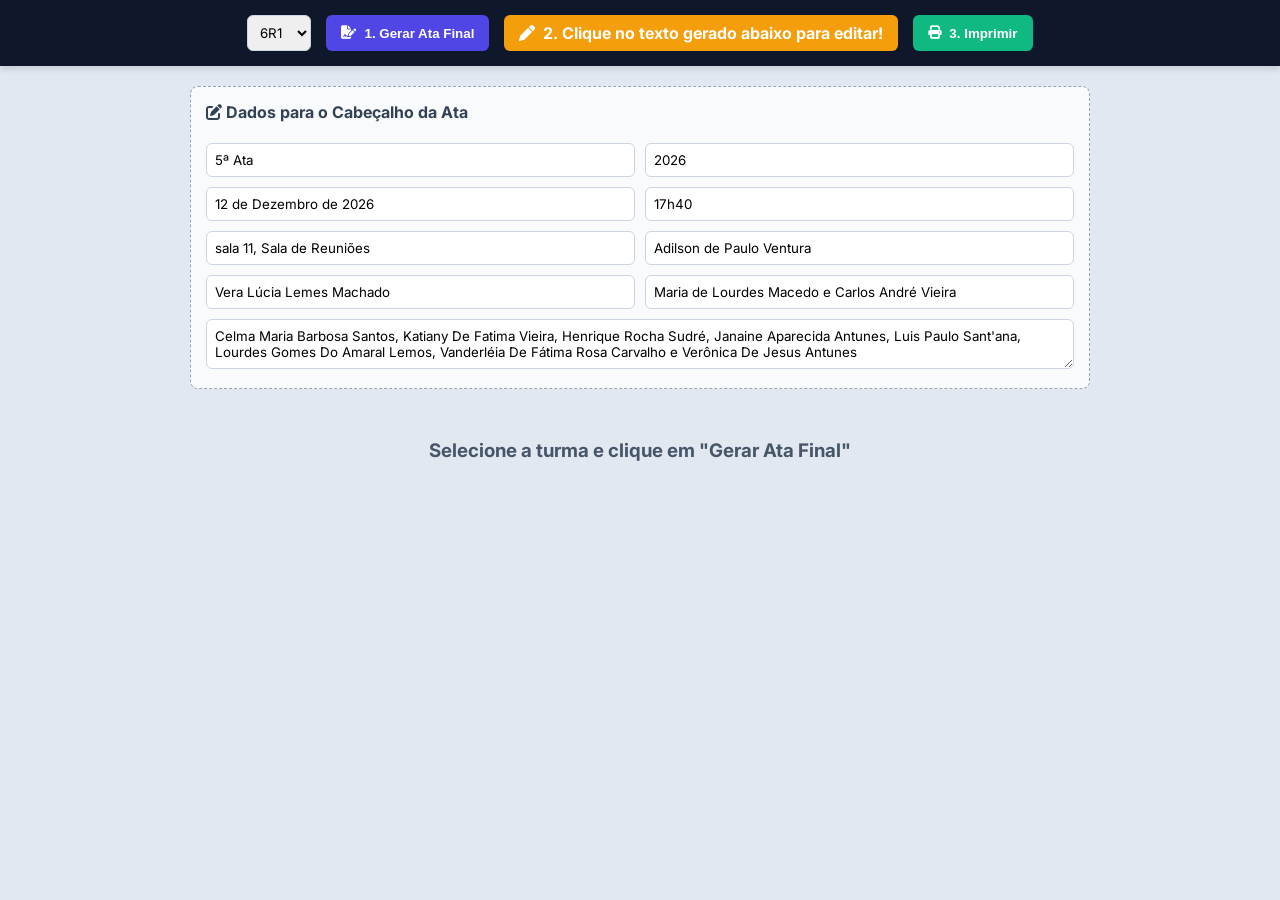
<file: ata_final.html>
<!DOCTYPE html>
<html lang="pt-BR">
<head>
  <meta charset="UTF-8">
  <title>Ata de Conselho de Classe - Situação Final</title>
  <link href="https://fonts.googleapis.com/css2?family=Inter:wght@400;700;900&display=swap" rel="stylesheet">
  <link href="https://cdnjs.cloudflare.com/ajax/libs/font-awesome/6.4.0/css/all.min.css" rel="stylesheet">
  <style>
    * { box-sizing: border-box; }
    @page { size: A4 portrait; margin: 15mm; } 
    body { font-family: 'Inter', Arial, sans-serif; margin: 0; background: #e2e8f0; color: #0f172a; } 
    
    .no-print { background: #0f172a; padding: 15px; display: flex; gap: 15px; justify-content: center; position: sticky; top: 0; z-index: 100; box-shadow: 0 4px 6px rgba(0,0,0,0.1); flex-wrap: wrap; }
    select, input, textarea { padding: 8px; border-radius: 6px; border: 1px solid #cbd5e1; font-family: 'Inter'; outline: none; }
    .btn-acao { background: #4f46e5; color: white; border: none; padding: 8px 15px; font-weight: bold; border-radius: 6px; cursor: pointer; display: flex; align-items: center; gap: 8px; }
    .btn-aviso { background: #f59e0b; color: white; border: none; padding: 8px 15px; font-weight: bold; border-radius: 6px; cursor: default; display: flex; align-items: center; gap: 8px; }
    
    /* A folha A4 editável */
    .pagina-a4 { 
        width: 100%; max-width: 210mm; min-height: 297mm; 
        background: white; box-shadow: 0 4px 10px rgba(0,0,0,0.1); 
        margin: 20px auto; padding: 15mm; 
        text-align: justify; 
        transition: 0.3s;
    }
    
    /* Destaque visual para mostrar que a folha é editável */
    .pagina-a4[contenteditable="true"]:hover {
        box-shadow: 0 0 0 3px #60a5fa, 0 4px 10px rgba(0,0,0,0.1);
    }
    
    .texto-base { font-size: 10pt; line-height: 1.4; margin-bottom: 10px; text-align: justify; }
    
    .tabela-final { width: 100%; border-collapse: collapse; margin-top: 15px; margin-bottom: 15px; font-size: 8.5pt; }
    .tabela-final th { border: 1px solid #0f172a; padding: 6px; background: #e2e8f0; text-align: center; font-weight: 900; }
    .tabela-final td { border: 1px solid #0f172a; padding: 6px; vertical-align: middle; }
    
    .td-centro { text-align: center; font-weight: bold; }
    .td-nome { font-weight: bold; }
    
    .caixa-edicao { background: #f8fafc; padding: 15px; border: 1px dashed #94a3b8; border-radius: 8px; margin-bottom: 20px; width: 100%; max-width: 900px; margin: 20px auto; }
    .caixa-edicao h4 { margin-top: 0; color: #334155; }

    @media print { 
        body { background: white; -webkit-print-color-adjust: exact; print-color-adjust: exact; } 
        .no-print, .caixa-edicao { display: none !important; } 
        .pagina-a4 { box-shadow: none; margin: 0; padding: 0; border: none; } 
    }
  </style>
</head>
<body>

  <div class="no-print">
    <select id="selTurma"></select>
    <button class="btn-acao" onclick="gerarAta()"><i class="fa-solid fa-file-signature"></i> 1. Gerar Ata Final</button>
    <div class="btn-aviso"><i class="fa-solid fa-pen"></i> 2. Clique no texto gerado abaixo para editar!</div>
    <button class="btn-acao" style="background:#10b981;" onclick="window.print()"><i class="fa-solid fa-print"></i> 3. Imprimir</button>
  </div>

  <div class="caixa-edicao">
      <h4><i class="fa-solid fa-pen-to-square"></i> Dados para o Cabeçalho da Ata</h4>
      <div style="display: grid; grid-template-columns: 1fr 1fr; gap: 10px; margin-bottom: 10px;">
          <input type="text" id="inpNumeroAta" value="5ª Ata" placeholder="Ex: 5ª Ata">
          <input type="text" id="inpAno" value="2026" placeholder="Ano Letivo">
          <input type="text" id="inpData" value="12 de Dezembro de 2026" placeholder="Data por Extenso">
          <input type="text" id="inpHora" value="17h40" placeholder="Hora">
          <input type="text" id="inpSala" value="sala 11, Sala de Reuniões" placeholder="Local">
          <input type="text" id="inpDiretor" value="Adilson de Paulo Ventura" placeholder="Nome Diretor(a)">
          <input type="text" id="inpVice" value="Vera Lúcia Lemes Machado" placeholder="Nome Vice-Diretor(a)">
          <input type="text" id="inpEspecialistas" value="Maria de Lourdes Macedo e Carlos André Vieira" placeholder="Nomes Especialistas">
      </div>
      <textarea id="inpProfessores" rows="2" style="width: 100%;" placeholder="Nomes dos Professores Presentes">Celma Maria Barbosa Santos, Katiany De Fatima Vieira, Henrique Rocha Sudré, Janaine Aparecida Antunes, Luis Paulo Sant'ana, Lourdes Gomes Do Amaral Lemos, Vanderléia De Fátima Rosa Carvalho e Verônica De Jesus Antunes</textarea>
  </div>

  <div id="relatorioContainer">
      <h3 style="text-align: center; color: #475569; margin-top: 50px;">Selecione a turma e clique em "Gerar Ata Final"</h3>
  </div>

  <script>
    var turmasGlobais = ["6R1", "6R2", "6R3", "6R4", "7R1", "7R2", "7R3", "7R4", "8R1", "8R2", "8R3", "8R4", "9R1", "9R2", "9R3", "9R4"];
    var selTurma = document.getElementById('selTurma');
    turmasGlobais.forEach(t => selTurma.innerHTML += `<option value="${t}">${t}</option>`);
    
    var mapSiglas = { "ART":"Arte", "CIÊ":"Ciências", "EDF":"Educação Física", "ER":"Ensino Religioso", "GEO":"Geografia", "HIST":"História", "LI":"Língua Inglesa", "LP":"Língua Portuguesa", "MAT":"Matemática" };
    var componentes = ["Arte", "Ciências", "Educação Física", "Ensino Religioso", "Geografia", "História", "Língua Inglesa", "Língua Portuguesa", "Matemática"];

    function gerarAta() {
        var turma = selTurma.value;
        var container = document.getElementById('relatorioContainer');

        var alunosRaw = JSON.parse(localStorage.getItem('mestra_estudantes_' + turma) || '[]');
        var alunos = []; var vistos = new Set();
        alunosRaw.forEach(a => { if(!vistos.has(a.nome)){ vistos.add(a.nome); alunos.push(a); }});
        
        var notasFinais = JSON.parse(localStorage.getItem('mestra_resultados_final_' + turma) || '{}');
        // Puxamos também as notas dos Estudos Independentes (3º Trimestre) para relatar as intervenções anteriores
        var notasEstudosIndep = JSON.parse(localStorage.getItem('mestra_resultados_' + turma + '_3º Trimestre') || '{}');

        if (alunos.length === 0) { alert("Nenhum estudante na turma."); return; }

        var numAta = document.getElementById('inpNumeroAta').value;
        var anoLetivo = document.getElementById('inpAno').value;
        var dataAta = document.getElementById('inpData').value;
        var horaAta = document.getElementById('inpHora').value;
        var salaAta = document.getElementById('inpSala').value;
        var diretor = document.getElementById('inpDiretor').value;
        var vice = document.getElementById('inpVice').value;
        var esp = document.getElementById('inpEspecialistas').value;
        var profs = document.getElementById('inpProfessores').value;

        var linhasTabela = '';
        var num = 1;

        alunos.forEach(a => {
            var sitFinal = notasFinais[a.nome] || { status: 'APROVADO(A)', prog: '' };
            var statusEstudosIndep = notasEstudosIndep[a.nome] || {};
            var componentesAfetados = [];

            // 1. Identificar se o aluno ficou em EI ou foi Retido nos Estudos Independentes
            componentes.forEach(c => {
                if(statusEstudosIndep[c] === 'EI' || statusEstudosIndep[c] === 'REP') {
                    componentesAfetados.push(c);
                }
            });

            // 2. Adicionar as disciplinas onde houve Progressão ou Prova de Janeiro na Matriz Final
            if (sitFinal.prog) {
                var siglas = sitFinal.prog.split(', ');
                siglas.forEach(s => {
                    var nomeCompleto = mapSiglas[s] || s;
                    if (!componentesAfetados.includes(nomeCompleto)) {
                        componentesAfetados.push(nomeCompleto);
                    }
                });
            }

            // Formatação do texto da coluna de componentes
            var siglaFormatada = '-';
            if (componentesAfetados.length > 0) {
                if (sitFinal.status === 'APROVADO(A)') {
                    siglaFormatada = 'Realizou EI em: ' + componentesAfetados.join(', ');
                } else {
                    siglaFormatada = componentesAfetados.join(', ');
                }
            }

            var corStatus = '#0f172a';
            if(sitFinal.status.includes('REPROVADO')) corStatus = '#991b1b';
            if(sitFinal.status.includes('JANEIRO')) corStatus = '#9a3412';
            if(sitFinal.status.includes('PROGRESSÃO')) corStatus = '#92400e';
            if(sitFinal.status === 'APROVADO(A)') corStatus = '#065f46';

            linhasTabela += `
                <tr>
                    <td class="td-centro">${num < 10 ? '0'+num : num}</td>
                    <td class="td-nome">${a.nome}</td>
                    <td class="td-centro" style="color: ${corStatus};">${sitFinal.status}</td>
                    <td class="td-centro" style="color: #b91c1c;">${siglaFormatada}</td>
                </tr>
            `;
            num++;
        });

        // O 'contenteditable="true"' permite editar tudo na página antes de imprimir!
        var htmlFinal = `
        <div class="pagina-a4" contenteditable="true" spellcheck="false" title="Pode clicar no texto e alterar o que precisar antes de imprimir!">
            <div class="texto-base" style="text-indent: 20px;">
                ${numAta} do Conselho de Classe da turma ${turma} referente à Situação Final do ano de ${anoLetivo}. A presente Ata, objetiva, registrar a situação dos/das estudantes do ano de ${anoLetivo}, fundamentando-se e baseando-se nas orientações do Documento Orientador expedido pela SEE/MG, da Resolução SEE Nº 4.948 de 25 de janeiro de 2024, da <strong>Resolução SEE Nº 5.209 de 07 de novembro de 2025</strong>, e Documentos Orientadores do Conselho de Classe. Aos ${dataAta}, reuniram-se na ${salaAta} da Escola, às ${horaAta}, os membros do Conselho de Classe, coordenado pelo Diretor(a) ${diretor}, a Vice-Diretora ${vice} e pelos Especialistas, ${esp}, e os seguintes docentes: ${profs}, com a finalidade de avaliar de forma Global as competências (conhecimentos e habilidades) adquiridos pelos estudantes.
            </div>
            
            <div class="texto-base" style="text-indent: 20px;">
                A reunião pautou-se na observância da legislação vigente, destacando-se o Artigo 107 da Res. SEE 4.948/2024, bem como os Artigos 1º, 2º e 3º da <strong>Resolução SEE Nº 5.209/2025</strong>, os quais determinam a oferta de diferentes oportunidades de aprendizagem e intervenção pedagógica ao longo do letivo (incisos I e II), além da realização de Estudos Independentes de Recuperação e o direito à realização de avaliação para fins de certificação e Prova Eletrônica para estudantes que não consolidaram as aprendizagens essenciais. O Conselho de Classe deliberou de forma colegiada, analisando o percurso escolar de cada estudante individualmente, o desenvolvimento das habilidades e as metodologias aplicadas, de acordo com o Art. 109 da Res. SEE 4.948/2024.
            </div>

            <div class="texto-base" style="text-indent: 20px;">
                Iniciando o Conselho de Classe da turma, a Direção reforçou pontos cruciais do fazer pedagógico, passando a palavra aos Especialistas para a condução das análises globais. Foram ponderadas as diversas estratégias utilizadas, o contexto de cada estudante e a oferta dos Estudos Independentes. Após a avaliação coletiva, fica definida no quadro abaixo a Situação Final de cada estudante. Nos casos em que o estudante necessitou de Estudos Independentes, obteve Progressão Parcial, foi submetido à Prova Eletrônica de Janeiro ou restou Reprovado, encontra-se devidamente identificado na tabela os respectivos Componentes Curriculares por extenso, assegurando o registro documental da continuidade do processo formativo:
            </div>

            <table class="tabela-final">
                <thead>
                    <tr>
                        <th style="width: 5%;">Nº</th>
                        <th style="width: 40%;">ESTUDANTE</th>
                        <th style="width: 25%;">SITUAÇÃO FINAL DO ESTUDANTE</th>
                        <th style="width: 30%;">COMPONENTES CURRICULARES<br>(Retenção / Janeiro / Progressão / EI)</th>
                    </tr>
                </thead>
                <tbody>
                    ${linhasTabela}
                </tbody>
            </table>

            <div class="texto-base" style="text-indent: 20px;">
                A Direção retomou a palavra e indagou aos presentes se haveria mais alguma observação, não havendo manifestações. Por fim, agradeceu o esforço e empenho de toda a equipa durante o ano letivo. Nada mais havendo a tratar, eu, Especialista designado(a) para lavrar a presente Ata, dou por encerrada a sessão, a qual, depois de lida e aprovada, será assinada por todos os presentes. Carbonita, ${dataAta}.
            </div>
            
            <div style="margin-top: 50px; text-align: center; font-weight: bold; font-size: 10pt;">
                _________________________________________________________________<br>
                Assinaturas da Equipe Pedagógica e Docentes
            </div>
        </div>
        `;

        container.innerHTML = htmlFinal;
    }
  </script>
</body>
</html>
</file>
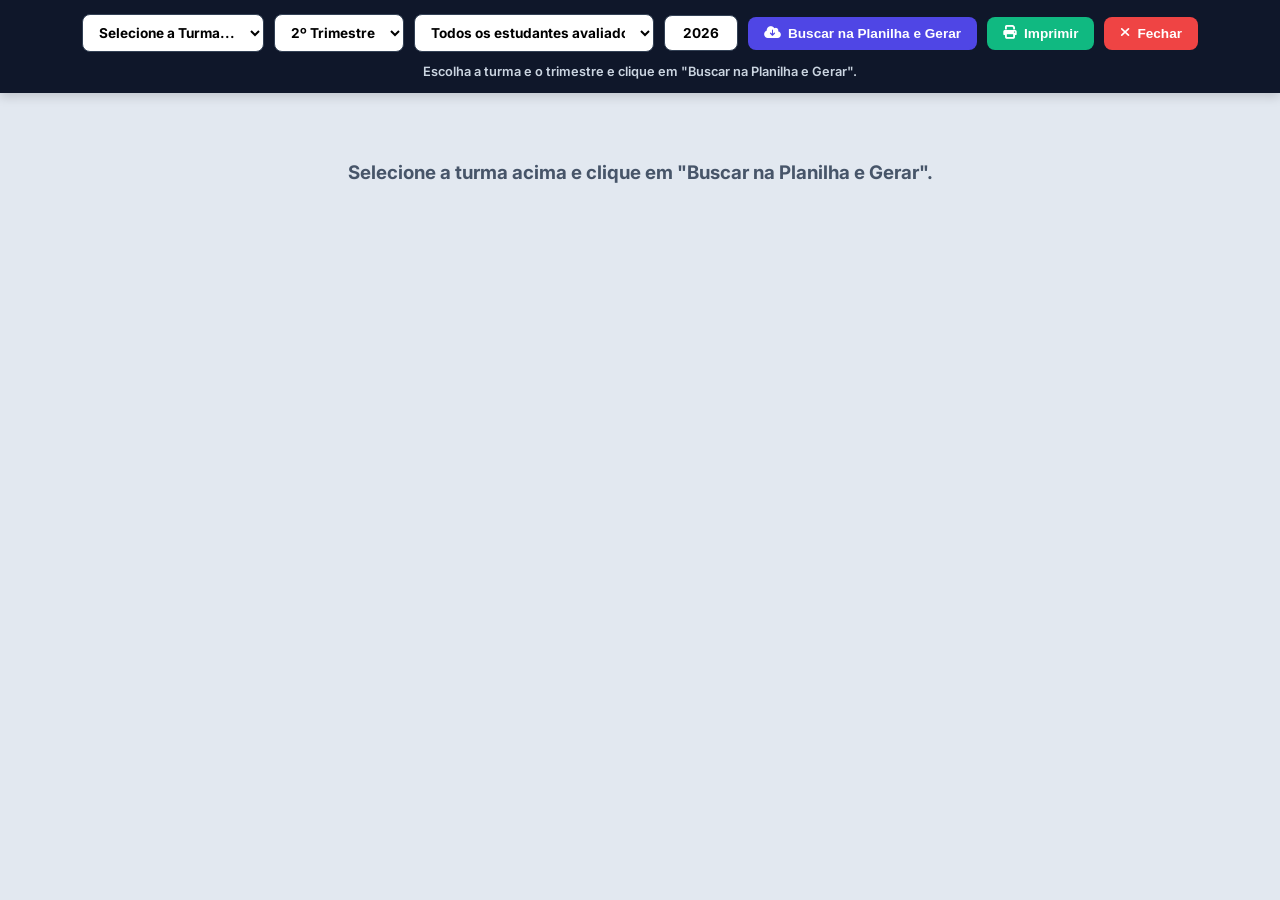
<file: bilhetes.html>
<!DOCTYPE html>
<html lang="pt-BR">
<head>
  <meta charset="UTF-8">
  <title>Comunicados do Conselho de Classe - E.E. Mestra Aurora</title>
  <link href="https://fonts.googleapis.com/css2?family=Inter:wght@400;600;700;800;900&display=swap" rel="stylesheet">
  <link href="https://cdnjs.cloudflare.com/ajax/libs/font-awesome/6.4.0/css/all.min.css" rel="stylesheet">
  <style>
    * { box-sizing: border-box; word-wrap: break-word; overflow-wrap: break-word; }
    @page { size: A4 portrait; margin: 5mm; }
    body { font-family: 'Inter', Arial, sans-serif; margin: 0; background: #e2e8f0; color: #0f172a; }

    .no-print {
      background: #0f172a; padding: 14px 20px; box-shadow: 0 4px 10px rgba(0,0,0,0.15);
      margin-bottom: 18px; display: flex; gap: 10px; align-items: center;
      flex-wrap: wrap; justify-content: center; position: sticky; top: 0; z-index: 100;
    }
    .no-print select, .no-print input {
      padding: 9px 12px; border-radius: 8px; border: 1px solid #334155;
      font-weight: 700; font-family: 'Inter'; font-size: 0.85rem; outline: none; background: #fff;
    }
    .btn-acao {
      border: none; padding: 9px 16px; font-weight: 800; border-radius: 8px;
      cursor: pointer; font-size: 0.85rem; display: inline-flex; align-items: center; gap: 7px; color: #fff;
    }
    .btn-gerar { background: #4f46e5; }
    .btn-imprimir { background: #10b981; }
    .btn-fechar { background: #ef4444; }
    .status-bar { width: 100%; text-align: center; color: #cbd5e1; font-size: 0.8rem; font-weight: 600; margin-top: 2px; }

    #relatorioContainer { display: flex; flex-direction: column; align-items: center; gap: 18px; padding-bottom: 30px; }

    .pagina-a4 {
      width: 200mm; height: 287mm; max-height: 287mm; overflow: hidden;
      background: #ffffff; border: 1px solid #cbd5e1; border-radius: 10px;
      padding: 8mm 9mm; display: flex; flex-direction: column; justify-content: space-between;
      page-break-after: always; page-break-inside: avoid; box-shadow: 0 4px 12px rgba(0,0,0,0.08);
    }

    .conteudo-principal { display: flex; flex-direction: column; gap: 7px; flex: 1; overflow: hidden; }

    .header-top {
      display: flex; align-items: center; justify-content: space-between;
      border-bottom: 2px solid #0f172a; padding-bottom: 6px;
    }
    .logo { height: 42px; object-fit: contain; }
    .school-title { text-align: center; flex-grow: 1; padding: 0 8px; }
    .school-title .sub { font-size: 7.5pt; font-weight: 800; color: #475569; text-transform: uppercase; }
    .school-title h1 { font-size: 11pt; font-weight: 900; margin: 2px 0 0 0; color: #0f172a; }
    .school-title .legal { font-size: 6.6pt; font-weight: 600; color: #64748b; margin-top: 2px; }
    .meta-badges { display: flex; flex-direction: column; gap: 3px; align-items: flex-end; }
    .badge-trim { background: #fef3c7; color: #92400e; font-weight: 900; padding: 3px 9px; border-radius: 6px; font-size: 9pt; border: 1px solid #f59e0b; }
    .badge-ano { font-size: 7.5pt; font-weight: 700; color: #475569; background: #f1f5f9; padding: 2px 7px; border-radius: 4px; border: 1px solid #cbd5e1; }

    .student-banner {
      background: #f8fafc; border: 1.5px solid #cbd5e1; border-radius: 8px;
      padding: 7px 12px; display: flex; justify-content: space-between; align-items: center;
    }
    .student-name { font-size: 11.5pt; font-weight: 900; color: #0f172a; }
    .student-turma { font-size: 9pt; background: #e0e7ff; color: #3730a3; padding: 4px 10px; border-radius: 6px; font-weight: 800; }

    .grid-layout { display: flex; gap: 10px; flex: 1; overflow: hidden; }
    .coluna-esquerda { width: 39%; display: flex; flex-direction: column; gap: 4.5px; }
    .coluna-direita { width: 61%; display: flex; flex-direction: column; gap: 7px; }

    .titulo-sec { font-size: 7.2pt; font-weight: 900; color: #475569; text-transform: uppercase; letter-spacing: 0.3px; }
    .crit-item { display: flex; flex-direction: column; gap: 1.5px; }
    .crit-label { font-size: 6pt; font-weight: 800; color: #475569; text-transform: uppercase; }

    .box-criterio-valor {
      font-size: 7.6pt; font-weight: 700; color: #065f46; background: #d1fae5;
      padding: 3px 6px; border-radius: 4px; border-left: 3px solid #10b981; line-height: 1.2;
    }
    .box-criterio-valor.amarelo { background: #fef3c7; color: #92400e; border-left-color: #f59e0b; }
    .box-criterio-valor.vermelho { background: #fee2e2; color: #991b1b; border-left-color: #ef4444; }

    .box-bloco { border: 1.2px solid #cbd5e1; border-radius: 8px; padding: 7px 9px; background: #fff; }
    .box-bloco-escuro { border: 1.5px solid #0f172a; }
    .box-bloco-titulo {
      font-size: 8.2pt; font-weight: 900; color: #0f172a; text-transform: uppercase;
      border-bottom: 1.5px solid #e2e8f0; padding-bottom: 3px; margin-bottom: 5px;
    }

    .resumo-duplo { display: flex; gap: 7px; margin-top: 5px; }
    .resumo-col { flex: 1; padding: 6px; border-radius: 6px; }
    .resumo-pos { background: #f0fdf4; border: 1px solid #bbf7d0; }
    .resumo-ate { background: #fef2f2; border: 1px solid #fecaca; }
    .resumo-sub { font-size: 6.6pt; font-weight: 900; text-transform: uppercase; margin-bottom: 4px; }
    .criterio-resumo { font-size: 7.2pt; margin-bottom: 2px; display: flex; align-items: flex-start; gap: 4px; line-height: 1.2; }
    .bullet { width: 6px; height: 6px; border-radius: 50%; display: inline-block; flex-shrink: 0; margin-top: 3px; }
    .bg-green { background-color: #10b981; } .bg-yellow { background-color: #f59e0b; } .bg-red { background-color: #ef4444; }

    .box-dupla { display: flex; gap: 7px; }
    .box-dupla > div { flex: 1; border: 1px solid #e2e8f0; border-radius: 6px; padding: 6px 7px; background: #f8fafc; }
    .lista-enc { margin: 0; padding-left: 12px; font-size: 7.2pt; line-height: 1.22; }
    .lista-enc li { margin-bottom: 1.5px; }

    .assinatura-escola { text-align: center; padding-top: 12px; border-top: 1.2px dashed #94a3b8; margin-top: 6px; }
    .linha-ass { width: 48%; margin: 0 auto; border-top: 1.2px solid #0f172a; padding-top: 3px; font-size: 7.8pt; font-weight: 700; color: #0f172a; }

    @media print {
      body { background: #fff; -webkit-print-color-adjust: exact; print-color-adjust: exact; }
      .no-print { display: none !important; }
      #relatorioContainer { gap: 0; display: block; padding: 0; }
      .pagina-a4 { border: none; border-radius: 0; box-shadow: none; margin: 0; width: 200mm; height: 287mm; }
    }
  </style>
</head>
<body>

  <div class="no-print">
    <select id="selTurma" onchange="popularFiltroEstudantes()"></select>
    <select id="selTrimestre">
      <option value="1º Trimestre">1º Trimestre</option>
      <option value="2º Trimestre" selected>2º Trimestre</option>
      <option value="3º Trimestre">3º Trimestre</option>
    </select>
    <select id="selEstudante" style="max-width: 240px;">
      <option value="TODOS">Todos os estudantes avaliados</option>
    </select>
    <input type="text" id="inpAno" value="2026" style="width: 74px; text-align: center;">
    <button class="btn-acao btn-gerar" id="btnGerar" onclick="buscarEGerarBilhetes()">
      <i class="fa-solid fa-cloud-arrow-down"></i> Buscar na Planilha e Gerar
    </button>
    <button class="btn-acao btn-imprimir" onclick="window.print()">
      <i class="fa-solid fa-print"></i> Imprimir
    </button>
    <button class="btn-acao btn-fechar" onclick="window.close()">
      <i class="fa-solid fa-xmark"></i> Fechar
    </button>
    <div class="status-bar" id="statusBar">Escolha a turma e o trimestre e clique em "Buscar na Planilha e Gerar".</div>
  </div>

  <div id="relatorioContainer">
    <h3 style="text-align:center; color:#475569; margin-top:50px;">Selecione a turma acima e clique em "Buscar na Planilha e Gerar".</h3>
  </div>

  <script>
    const URL_API_GOOGLE = "https://script.google.com/macros/s/AKfycbycgeZKPTqFmL2WNZo91r1ytnjiL7hvBEOVnmvIbHq3RvWaE0OBuglmP1CDE88xB8RC/exec";

    const turmasGlobais = ["6R1","6R2","6R3","6R4","7R1","7R2","7R3","7R4","8R1","8R2","8R3","8R4","9R1","9R2","9R3","9R4"];
    const selTurma = document.getElementById("selTurma");
    selTurma.innerHTML = '<option value="">Selecione a Turma...</option>';
    turmasGlobais.forEach(t => selTurma.innerHTML += `<option value="${t}">${t}</option>`);

    const criteriosDetalhados = [
      { nome: "Convivência e Comportamento", chave: "convivencia" },
      { nome: "Atenção", chave: "atencao" },
      { nome: "Conversa", chave: "conversa" },
      { nome: "Interesse", chave: "interesse" },
      { nome: "Participação", chave: "participacao" },
      { nome: "Aprendizagem", chave: "aprendizagem" },
      { nome: "Organização", chave: "organizacao" },
      { nome: "Atividades em Sala", chave: "ativ_sala" },
      { nome: "Tarefas de Casa", chave: "tarefas_casa" },
      { nome: "Frequência", chave: "frequencia" }
    ];

    const encFamiliaPadrao = [
      "Acompanhar a organização dos materiais.",
      "Estabelecer rotina para realização das tarefas de casa.",
      "Não deixar o filho faltar sem justificativa.",
      "Acompanhar os cadernos do filho.",
      "Visitar a escola periodicamente.",
      "Fortalecer hábitos de estudos em casa.",
      "Incentivar a leitura em casa.",
      "Verificar sempre o uniforme escolar."
    ];

    function normNome(s) { return (s || "").toString().trim().toUpperCase().replace(/\s+/g, " "); }

    function chamarApi(funcao, dados) {
      return fetch(URL_API_GOOGLE, {
        method: "POST",
        headers: { "Content-Type": "text/plain;charset=utf-8" },
        body: JSON.stringify({ funcao: funcao, dados: dados })
      }).then(r => r.json());
    }

    function popularFiltroEstudantes() {
      const turma = selTurma.value;
      const selEst = document.getElementById("selEstudante");
      selEst.innerHTML = '<option value="TODOS">Todos os estudantes avaliados</option>';
      if (!turma) return;
      const alunos = JSON.parse(localStorage.getItem("mestra_estudantes_" + turma) || "[]");
      alunos.forEach(a => { selEst.innerHTML += `<option value="${normNome(a.nome)}">${a.nome}</option>`; });
    }

    async function buscarEGerarBilhetes() {
      const turma = selTurma.value;
      const trimestre = document.getElementById("selTrimestre").value;
      const status = document.getElementById("statusBar");
      const btn = document.getElementById("btnGerar");

      if (!turma) { alert("Selecione a turma primeiro."); return; }

      btn.disabled = true;
      btn.innerHTML = '<i class="fa-solid fa-spinner fa-spin"></i> Buscando na Planilha...';
      status.innerText = `Conectando à Planilha Google para carregar a turma ${turma} (${trimestre})...`;

      try {
        const [resTudo, resAv] = await Promise.all([
          chamarApi("carregarTudo", null),
          chamarApi("carregarAvaliacoesTurma", { turma: turma, trimestre: trimestre })
        ]);

        if (resTudo && resTudo.estudantes) {
          for (const t in resTudo.estudantes) localStorage.setItem("mestra_estudantes_" + t, JSON.stringify(resTudo.estudantes[t]));
        }

        const dbLocal = JSON.parse(localStorage.getItem("mestra_banco_registros") || "{}");
        if (resAv && resAv.avaliacoes && resAv.avaliacoes[turma]) {
          const avTurma = resAv.avaliacoes[turma];
          for (const aluno in avTurma) {
            const reg = avTurma[aluno][trimestre];
            if (reg) {
              const n = normNome(aluno);
              dbLocal[turma + "_" + n + "_" + trimestre] = {
                turma: turma, estudante: n, trimestre: trimestre,
                criterios: {
                  convivencia: reg.disciplina, atencao: reg.atencao, conversa: reg.conversa,
                  interesse: reg.interesse, participacao: reg.participacao, aprendizagem: reg.aprendizagem,
                  organizacao: reg.organizacao, ativ_sala: reg.atividades_sala,
                  tarefas_casa: reg.tarefa_casa, frequencia: reg.presenca
                },
                conclusao: reg.caracteristica, observacoes: reg.observacoes, outrasSituacoes: reg.outras_situacoes,
                encEscola: reg.acoes_escola ? reg.acoes_escola.split(";").map(x => x.trim()).filter(Boolean) : [],
                encFamilia: reg.acoes_familia ? reg.acoes_familia.split(";").map(x => x.trim()).filter(Boolean) : []
              };
            }
          }
          localStorage.setItem("mestra_banco_registros", JSON.stringify(dbLocal));
        }

        const filtroAtual = document.getElementById("selEstudante").value;
        popularFiltroEstudantes();
        document.getElementById("selEstudante").value = filtroAtual;
        renderizarBilhetes();
      } catch (err) {
        console.error(err);
        status.innerText = "Sem conexão no momento — exibindo os dados guardados neste navegador.";
        renderizarBilhetes();
      } finally {
        btn.disabled = false;
        btn.innerHTML = '<i class="fa-solid fa-cloud-arrow-down"></i> Buscar na Planilha e Gerar';
      }
    }

    function renderizarBilhetes() {
      const turma = selTurma.value;
      const trimestre = document.getElementById("selTrimestre").value;
      const filtroEst = document.getElementById("selEstudante").value;
      const anoAtual = document.getElementById("inpAno").value;
      const container = document.getElementById("relatorioContainer");
      const status = document.getElementById("statusBar");

      const alunosRaw = JSON.parse(localStorage.getItem("mestra_estudantes_" + turma) || "[]");
      const dbLocal = JSON.parse(localStorage.getItem("mestra_banco_registros") || "{}");

      const listaFinal = [], vistos = new Set();
      alunosRaw.forEach(a => { const n = normNome(a.nome); if (n && !vistos.has(n)) { vistos.add(n); listaFinal.push(n); } });
      const prefixo = turma + "_", sufixo = "_" + trimestre;
      Object.keys(dbLocal).forEach(k => {
        if (k.startsWith(prefixo) && k.endsWith(sufixo)) {
          const n = normNome(dbLocal[k].estudante);
          if (n && !vistos.has(n)) { vistos.add(n); listaFinal.push(n); }
        }
      });

      let htmlFinal = "", totalGerados = 0;

      listaFinal.forEach(nomeAluno => {
        if (filtroEst !== "TODOS" && nomeAluno !== filtroEst) return;
        const reg = dbLocal[turma + "_" + nomeAluno + "_" + trimestre];
        if (!reg) return;

        totalGerados++;
        const crit = reg.criterios || {};
        let verdesHtml = "", atencaoHtml = "", criteriosEsqHtml = "";

        criteriosDetalhados.forEach(ck => {
          const val = (crit[ck.chave] || "🟢 Acompanhado(a)").toString().trim();
          const classeCor = val.startsWith("🟡") ? "amarelo" : (val.startsWith("🔴") ? "vermelho" : "");
          criteriosEsqHtml += `
            <div class="crit-item">
              <div class="crit-label">${ck.nome}</div>
              <div class="box-criterio-valor ${classeCor}">${val}</div>
            </div>`;

          const bulletColor = val.startsWith("🟢") ? "bg-green" : (val.startsWith("🟡") ? "bg-yellow" : "bg-red");
          const valLimpo = val.replace(/🟢|🟡|🔴/g, "").trim();
          const innerItem = `<div class="criterio-resumo"><span class="bullet ${bulletColor}"></span><span>${valLimpo}</span></div>`;
          if (val.startsWith("🟢")) verdesHtml += innerItem;
          else atencaoHtml += innerItem;
        });

        if (!verdesHtml) verdesHtml = '<p style="font-size:7pt; margin:0; color:#64748b;">Nenhum destaque registrado.</p>';
        if (!atencaoHtml) atencaoHtml = '<p style="font-size:7pt; margin:0; color:#64748b;">Nenhum ponto de atenção.</p>';

        const concVal = (reg.conclusao || "BOM/BOA").toString().trim();
        const isAtencao = concVal.toUpperCase().includes("PRECISA");

        const encEscArr = Array.isArray(reg.encEscola) ? reg.encEscola.filter(Boolean) : [];
        const encFamArr = (Array.isArray(reg.encFamilia) && reg.encFamilia.length > 0) ? reg.encFamilia.filter(Boolean) : encFamiliaPadrao;

        const escolaHtml = encEscArr.length > 0
          ? '<ul class="lista-enc">' + encEscArr.map(e => `<li>${e}</li>`).join("") + "</ul>"
          : '<p style="font-size:7pt; margin:0; color:#64748b;">Acompanhamento pedagógico regular.</p>';

        const familiaHtml = '<ul class="lista-enc">' + encFamArr.map(f => `<li>${f}</li>`).join("") + "</ul>";

        let outrasFormatadas = (reg.outrasSituacoes || "").toString().trim();
        if (outrasFormatadas) {
          outrasFormatadas = outrasFormatadas.split("|").map(s => s.trim()).filter(Boolean).join(" • ");
          if (outrasFormatadas.includes("Parabéns! Você é um(a) estudante nota 10!")) {
            outrasFormatadas = outrasFormatadas.replace(
              "Parabéns! Você é um(a) estudante nota 10!",
              '<span style="background:#d1fae5; color:#065f46; font-weight:900; padding:1px 6px; border-radius:4px; border:1px solid #10b981; display:inline-block;">🌟 Parabéns! Você é um(a) estudante nota 10!</span>'
            );
          }
        }

        htmlFinal += `
        <div class="pagina-a4">
          <div class="conteudo-principal">
            <div class="header-top">
              <img src="https://i.ibb.co/Mk85hWrs/LOGO-MESTRA-AURORA-2.png" class="logo" alt="EEMA">
              <div class="school-title">
                <div class="sub">Escola Estadual Mestra Aurora — Gestão Pedagógica</div>
                <h1>CONSOLIDADO E ENCAMINHAMENTOS DO CONSELHO DE CLASSE</h1>
                <div class="legal">Resolução SEE nº 5.234/2026 (Arts. 18 e 19)</div>
              </div>
              <div class="meta-badges">
                <div class="badge-trim">${trimestre}</div>
                <div class="badge-ano">Ano Letivo: ${anoAtual}</div>
              </div>
            </div>

            <div class="student-banner">
              <div>
                <div style="font-size:6.5pt; color:#64748b; font-weight:700;">ESTUDANTE:</div>
                <div class="student-name">${nomeAluno}</div>
              </div>
              <span class="student-turma">Turma: ${turma}</span>
            </div>

            <div class="grid-layout">
              <div class="coluna-esquerda">
                <div class="titulo-sec">Avaliação dos Critérios</div>
                ${criteriosEsqHtml}
              </div>

              <div class="coluna-direita">
                <div class="box-bloco">
                  <div class="box-bloco-titulo">Situação Geral do(a) Estudante</div>
                  <div class="box-criterio-valor ${isAtencao ? "vermelho" : ""}" style="display:inline-block; font-size:8.4pt; padding:3px 9px;">
                    ${isAtencao ? "🔴 " : "🟢 "}${concVal}
                  </div>
                  <div class="resumo-duplo">
                    <div class="resumo-col resumo-pos">
                      <div class="resumo-sub" style="color:#166534;">🟢 Destaca-se Positivamente</div>
                      ${verdesHtml}
                    </div>
                    <div class="resumo-col resumo-ate">
                      <div class="resumo-sub" style="color:#991b1b;">🔴 Requer Acompanhamento</div>
                      ${atencaoHtml}
                    </div>
                  </div>
                </div>

                ${outrasFormatadas ? `
                <div class="box-bloco">
                  <div class="box-bloco-titulo" style="font-size:7.4pt;">Observações Complementares</div>
                  <div style="font-size:7.4pt; line-height:1.3; color:#1e293b;">${outrasFormatadas}</div>
                </div>` : ""}

                <div class="box-bloco box-bloco-escuro" style="flex:1;">
                  <div class="box-bloco-titulo">Parecer e Encaminhamentos</div>
                  <div class="box-dupla">
                    <div>
                      <div style="font-size:7.2pt; font-weight:900; color:#4f46e5; border-bottom:1px solid #cbd5e1; margin-bottom:4px; padding-bottom:2px;">AÇÕES DA ESCOLA</div>
                      ${escolaHtml}
                    </div>
                    <div>
                      <div style="font-size:7.2pt; font-weight:900; color:#059669; border-bottom:1px solid #cbd5e1; margin-bottom:4px; padding-bottom:2px;">PARA A FAMÍLIA</div>
                      ${familiaHtml}
                    </div>
                  </div>
                </div>
              </div>
            </div>
          </div>

          <div class="assinatura-escola">
            <div class="linha-ass">Equipe Pedagógica / Especialista em Educação Básica</div>
          </div>
        </div>`;
      });

      if (totalGerados === 0) {
        container.innerHTML = `<h3 style="text-align:center; color:#dc2626; margin-top:50px;">Nenhuma avaliação encontrada para ${turma} no ${trimestre}.</h3>`;
        status.innerText = `Nenhum registro encontrado para ${turma} (${trimestre}).`;
      } else {
        container.innerHTML = htmlFinal;
        status.innerText = `Pronto! ${totalGerados} comunicado(s) gerado(s) da turma ${turma} (${trimestre}) — 1 por folha A4.`;
      }
    }
  </script>
</body>
</html>
</file>
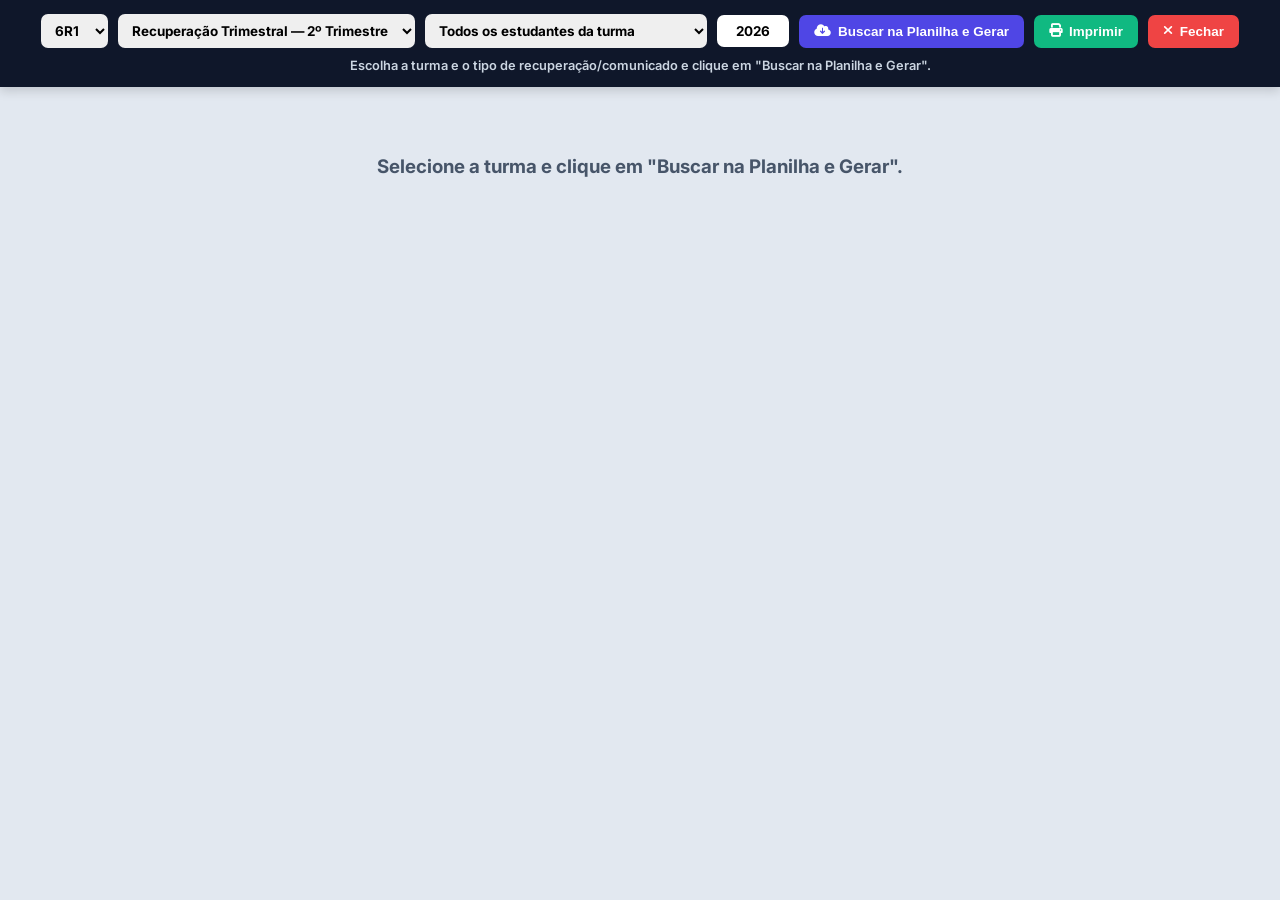
<file: bilhetes_recuperacao.html>
<!DOCTYPE html>
<html lang="pt-BR">
<head>
  <meta charset="UTF-8">
  <title>Bilhetes Oficiais de Resultados e Recuperação - E.E. Mestra Aurora</title>
  <link href="https://fonts.googleapis.com/css2?family=Inter:wght@400;600;700;800;900&display=swap" rel="stylesheet">
  <link href="https://cdnjs.cloudflare.com/ajax/libs/font-awesome/6.4.0/css/all.min.css" rel="stylesheet">
  <style>
    * { box-sizing: border-box; }
    @page { size: A4 portrait; margin: 0; }
    body { font-family: 'Inter', Arial, sans-serif; margin: 0; background: #e2e8f0; color: #0f172a; }

    .no-print {
      background: #0f172a; padding: 14px 18px; display: flex; gap: 10px; flex-wrap: wrap;
      justify-content: center; align-items: center; position: sticky; top: 0; z-index: 100;
      box-shadow: 0 4px 10px rgba(0,0,0,0.15);
    }
    .no-print select, .no-print input {
      padding: 8px 10px; border-radius: 7px; border: none; font-weight: 700; font-family: 'Inter'; font-size: 0.84rem; outline: none;
    }
    .btn-acao {
      background: #10b981; color: #fff; border: none; padding: 9px 15px; font-weight: 800;
      border-radius: 7px; cursor: pointer; display: inline-flex; align-items: center; gap: 7px; font-size: 0.84rem;
    }
    .status-bar { width: 100%; text-align: center; color: #cbd5e1; font-size: 0.8rem; font-weight: 600; }

    #relatorioContainer { display: flex; flex-direction: column; align-items: center; padding: 18px 0 30px 0; }

    /* 2 bilhetes bem distribuídos por folha A4 (sem canhoto de devolução) */
    .pagina-a4 {
      width: 210mm; height: 297mm; background: #fff; box-shadow: 0 4px 12px rgba(0,0,0,0.08);
      margin-bottom: 18px; page-break-after: always; page-break-inside: avoid;
      display: grid; grid-template-rows: 1fr 1fr; overflow: hidden;
    }

    .bilhete {
      width: 100%; height: 148.5mm; padding: 9mm 14mm 8mm 14mm;
      border-bottom: 1.8px dashed #94a3b8;
      display: flex; flex-direction: column; justify-content: space-between; overflow: hidden;
    }
    .bilhete:nth-child(2) { border-bottom: none; }
    .bilhete-vazio { visibility: hidden; border: none; }

    .topo-conteudo { display: flex; flex-direction: column; gap: 7px; }

    .header-b { display: flex; align-items: center; justify-content: space-between; border-bottom: 2px solid #0f172a; padding-bottom: 5px; gap: 8px; }
    .header-esq { display: flex; align-items: center; gap: 10px; }
    .header-b img { height: 38px; object-fit: contain; }
    .header-b h2 { margin: 0; font-size: 10pt; font-weight: 900; text-transform: uppercase; color: #0f172a; }
    .header-b p { margin: 1px 0 0 0; font-size: 7.5pt; color: #475569; font-weight: 600; }

    .faixa-tipo {
      display: flex; justify-content: space-between; align-items: center; flex-wrap: wrap; gap: 6px;
      padding: 5px 10px; border-radius: 6px; font-size: 8.2pt; font-weight: 900; text-transform: uppercase;
      border: 1.5px solid #cbd5e1; background: #f1f5f9; color: #0f172a;
    }
    .faixa-trimestral { background: #eff6ff; border-color: #3b82f6; color: #1e3a8a; }
    .faixa-final { background: #fef2f2; border-color: #ef4444; color: #7f1d1d; }
    .faixa-ei { background: #fffbeb; border-color: #f59e0b; color: #78350f; }
    .faixa-online { background: #fff7ed; border-color: #f97316; color: #9a3412; }
    .faixa-resultado { background: #ecfdf5; border-color: #10b981; color: #065f46; }

    .tarja-estudante {
      background: #f8fafc; border: 1.2px solid #cbd5e1; padding: 6px 10px; border-radius: 6px;
      font-size: 9.2pt; font-weight: 900; color: #0f172a; display: flex; justify-content: space-between; align-items: center;
    }

    .texto-oficial { font-size: 8.2pt; color: #1e293b; line-height: 1.38; text-align: justify; }
    .texto-sucesso {
      font-size: 8.2pt; color: #065f46; font-weight: 700; line-height: 1.38;
      background: #ecfdf5; padding: 6px 9px; border-radius: 6px; border: 1px solid #10b981;
    }

    .disciplinas-grid { display: grid; grid-template-columns: repeat(3, 1fr); gap: 6px; margin-top: 2px; }
    .disp-item { padding: 5px 6px; border: 1px solid #cbd5e1; border-radius: 5px; text-align: center; display: flex; flex-direction: column; gap: 2px; }
    .disp-nome { font-size: 7.4pt; font-weight: 900; text-transform: uppercase; color: #334155; }
    .disp-status { font-size: 6.6pt; font-weight: 800; }

    .disp-aprovado { background: #f0fdf4; border-color: #86efac; }
    .disp-aprovado .disp-nome { color: #14532d; } .disp-aprovado .disp-status { color: #166534; }
    .disp-rec { background: #fee2e2; border-color: #ef4444; }
    .disp-rec .disp-nome { color: #7f1d1d; } .disp-rec .disp-status { color: #991b1b; }
    .disp-ei { background: #fef3c7; border-color: #f59e0b; }
    .disp-ei .disp-nome { color: #78350f; } .disp-ei .disp-status { color: #92400e; }
    .disp-online { background: #ffedd5; border-color: #f97316; }
    .disp-online .disp-nome { color: #9a3412; } .disp-online .disp-status { color: #c2410c; }

    .mensagem-final-box {
      padding: 6px 10px; border-radius: 6px; font-size: 8pt; line-height: 1.35; font-weight: 600;
      border-left: 4px solid #0f172a; background: #f8fafc; color: #1e293b;
    }
    .msg-aprovado { border-left-color: #10b981; background: #f0fdf4; color: #065f46; }
    .msg-progressao { border-left-color: #f59e0b; background: #fffbeb; color: #78350f; }
    .msg-online { border-left-color: #f97316; background: #fff7ed; color: #9a3412; }
    .msg-retido { border-left-color: #ef4444; background: #fef2f2; color: #7f1d1d; }

    .assinatura-escola { text-align: center; padding-top: 8px; }
    .assinatura-escola span { display: inline-block; width: 54%; border-top: 1.2px solid #0f172a; padding-top: 3px; font-size: 7.5pt; font-weight: 800; color: #0f172a; }

    @media print {
      body { background: #fff; -webkit-print-color-adjust: exact; print-color-adjust: exact; }
      .no-print { display: none !important; }
      #relatorioContainer { padding: 0; display: block; }
      .pagina-a4 { box-shadow: none; margin: 0; width: 210mm; height: 297mm; }
    }
  </style>
</head>
<body>

  <div class="no-print">
    <select id="selTurma"></select>
    <select id="selModalidade">
      <option value="REC_T1">Recuperação Trimestral — 1º Trimestre</option>
      <option value="REC_T2" selected>Recuperação Trimestral — 2º Trimestre</option>
      <option value="REC_T3">Recuperação Trimestral — 3º Trimestre</option>
      <option value="REC_FINAL">Recuperação Final — 3º Trimestre</option>
      <option value="EI">Estudos Independentes — 3º Trimestre</option>
      <option value="ONLINE">Avaliação On-line (SEE/MG)</option>
      <option value="RESULTADO_FINAL">★ Resultado Final do Ano Letivo</option>
    </select>
    <select id="selFiltro">
      <option value="TODOS">Todos os estudantes da turma</option>
      <option value="INTERVENCAO">Apenas em Recuperação / Pendência</option>
    </select>
    <input type="text" id="inpAno" value="2026" style="width: 72px; text-align: center;">
    <button class="btn-acao" id="btnGerar" style="background:#4f46e5;" onclick="buscarEGerar()">
      <i class="fa-solid fa-cloud-arrow-down"></i> Buscar na Planilha e Gerar
    </button>
    <button class="btn-acao" onclick="window.print()">
      <i class="fa-solid fa-print"></i> Imprimir
    </button>
    <button class="btn-acao" style="background:#ef4444;" onclick="window.close()">
      <i class="fa-solid fa-xmark"></i> Fechar
    </button>
    <div class="status-bar" id="statusBar">Escolha a turma e o tipo de recuperação/comunicado e clique em "Buscar na Planilha e Gerar".</div>
  </div>

  <div id="relatorioContainer">
    <h3 style="text-align:center; color:#475569; margin-top:50px;">Selecione a turma e clique em "Buscar na Planilha e Gerar".</h3>
  </div>

  <script>
    const URL_API_GOOGLE = "https://script.google.com/macros/s/AKfycbycgeZKPTqFmL2WNZo91r1ytnjiL7hvBEOVnmvIbHq3RvWaE0OBuglmP1CDE88xB8RC/exec";

    const turmasGlobais = ["6R1","6R2","6R3","6R4","7R1","7R2","7R3","7R4","8R1","8R2","8R3","8R4","9R1","9R2","9R3","9R4"];
    const selTurma = document.getElementById("selTurma");
    turmasGlobais.forEach(t => selTurma.innerHTML += `<option value="${t}">${t}</option>`);

    const componentes = [
      "Arte", "Ciências", "Educação Física", "Ensino Religioso", "Geografia",
      "História", "Língua Inglesa", "Língua Portuguesa", "Matemática"
    ];
    const mapSiglas = {
      "ART":"Arte", "CIÊ":"Ciências", "EDF":"Educação Física", "ER":"Ensino Religioso",
      "GEO":"Geografia", "HIST":"História", "LI":"Língua Inglesa", "LP":"Língua Portuguesa", "MAT":"Matemática"
    };

    function normNome(s) { return (s || "").toString().trim().toUpperCase().replace(/\s+/g, " "); }

    async function buscarEGerar() {
      const btn = document.getElementById("btnGerar");
      const status = document.getElementById("statusBar");
      btn.disabled = true;
      btn.innerHTML = '<i class="fa-solid fa-spinner fa-spin"></i> Sincronizando...';
      status.innerText = "Buscando estudantes e resultados atualizados da Planilha Google...";

      try {
        const res = await fetch(URL_API_GOOGLE, {
          method: "POST",
          headers: { "Content-Type": "text/plain;charset=utf-8" },
          body: JSON.stringify({ funcao: "carregarTudo", dados: null })
        });
        const dados = await res.json();
        if (dados && !dados.erro) {
          if (dados.estudantes) {
            for (const t in dados.estudantes) localStorage.setItem("mestra_estudantes_" + t, JSON.stringify(dados.estudantes[t]));
          }
          if (dados.resultadosTrimestrais) {
            for (const k in dados.resultadosTrimestrais) localStorage.setItem("mestra_resultados_" + k, JSON.stringify(dados.resultadosTrimestrais[k]));
          }
          if (dados.resultadosFinais) {
            for (const k in dados.resultadosFinais) localStorage.setItem("mestra_resultados_final_" + k, JSON.stringify(dados.resultadosFinais[k]));
          }
        }
      } catch (e) {
        console.error(e);
        status.innerText = "Sem conexão — usando os dados guardados neste navegador.";
      } finally {
        btn.disabled = false;
        btn.innerHTML = '<i class="fa-solid fa-cloud-arrow-down"></i> Buscar na Planilha e Gerar';
        gerarBilhetes();
      }
    }

    function gerarBilhetes() {
      const turma = selTurma.value;
      const mod = document.getElementById("selModalidade").value;
      const filtro = document.getElementById("selFiltro").value;
      const ano = document.getElementById("inpAno").value;
      const container = document.getElementById("relatorioContainer");
      const status = document.getElementById("statusBar");

      const alunosRaw = JSON.parse(localStorage.getItem("mestra_estudantes_" + turma) || "[]");
      const alunos = [], vistos = new Set();
      alunosRaw.forEach(a => { const n = normNome(a.nome); if (n && !vistos.has(n)) { vistos.add(n); alunos.push(n); } });

      if (alunos.length === 0) {
        container.innerHTML = `<h3 style="text-align:center; color:#dc2626; margin-top:50px;">Nenhum estudante encontrado na turma ${turma}.</h3>`;
        return;
      }

      const bilhetesHtml = [];

      if (mod === "RESULTADO_FINAL" || mod === "ONLINE") {
        const notasSalvas = JSON.parse(localStorage.getItem("mestra_resultados_final_" + turma) || "{}");
        const notasT3 = JSON.parse(localStorage.getItem("mestra_resultados_" + turma + "_3º Trimestre") || "{}");

        alunos.forEach(nome => {
          const d = notasSalvas[nome] || { status: "APROVADO(A)", prog: "" };
          const isOnline = d.status.includes("JANEIRO") || d.status.includes("ON-LINE") || d.status.includes("ELETRÔNICA");
          const isProg = d.status.includes("PROGRESSÃO");
          const isRep = d.status.includes("REPROVADO") || d.status.includes("RETIDO");
          const temPendencia = isOnline || isProg || isRep;

          if (mod === "ONLINE" && !isOnline && filtro === "INTERVENCAO") return;
          if (filtro === "INTERVENCAO" && !temPendencia) return;

          const siglasRetidas = d.prog ? d.prog.split(",").map(x => x.trim()).filter(Boolean) : [];
          let gridHtml = "";

          componentes.forEach(c => {
            const sigla = Object.keys(mapSiglas).find(k => mapSiglas[k] === c);
            const retido = siglasRetidas.includes(sigla) || siglasRetidas.includes(c) || (notasT3[nome] && notasT3[nome][c] === "PROVA");
            let css = "disp-aprovado", txt = "APROVADO(A)";
            if (retido) {
              if (mod === "ONLINE" || isOnline) { css = "disp-online"; txt = "AVALIAÇÃO ON-LINE"; }
              else if (isProg) { css = "disp-ei"; txt = "PROGRESSÃO PARCIAL"; }
              else if (isRep) { css = "disp-rec"; txt = "RETIDO(A)"; }
            }
            gridHtml += `<div class="disp-item ${css}"><span class="disp-nome">${c}</span><span class="disp-status">${txt}</span></div>`;
          });

          if (mod === "ONLINE") {
            const baseLegal = "Resolução SEE nº 5.234/2026 (Art. 17, inciso IV) e Resolução SEE nº 5.209/2025";
            const aviso = isOnline
              ? `Senhor(a) Responsável, em cumprimento à <strong>${baseLegal}</strong>, comunicamos que o(a) estudante foi encaminhado(a) para os Estudos com Apoio Direcionado e <strong>Avaliação On-line (SEE/MG)</strong> nos componentes destacados, a ser realizada antes do início do próximo ano letivo.`
              : `Senhor(a) Responsável, comunicamos que o(a) estudante <strong>não necessita realizar a Avaliação On-line (SEE/MG)</strong>, tendo concluído esta etapa com aproveitamento satisfatório.`;
            const msgExtra = isOnline
              ? `<div class="mensagem-final-box msg-online"><strong>Mensagem à Família:</strong> Esta é uma oportunidade importante para consolidar as aprendizagens essenciais. Contamos com o acompanhamento e o incentivo da família na participação da Avaliação On-line.</div>`
              : `<div class="mensagem-final-box msg-aprovado"><strong>Parabéns!</strong> Agradecemos o empenho do(a) estudante e a parceria constante da família ao longo do ano letivo.</div>`;

            bilhetesHtml.push(montarBilhete({
              nome, turma, ano,
              faixaClasse: "faixa-online",
              faixaEsq: "Tipo: Avaliação On-line (SEE/MG)",
              faixaDir: `Encerramento • Ano Letivo ${ano}`,
              classeTexto: isOnline ? "texto-oficial" : "texto-sucesso",
              avisoLegal: aviso,
              gridHtml,
              mensagemExtra: msgExtra
            }));
          } else {
            let baseLegal = "", aviso = "", classeTexto = "texto-oficial", msgExtra = "";
            if (isOnline) {
              baseLegal = "Resolução SEE nº 5.234/2026 (Art. 17, inciso IV e Art. 22) e Resolução SEE nº 5.209/2025";
              aviso = `Senhor(a) Responsável, em cumprimento à <strong>${baseLegal}</strong>, comunicamos o resultado final do ano letivo de ${ano}: o(a) estudante deverá realizar a <strong>Avaliação On-line (SEE/MG)</strong> nos componentes destacados.`;
              msgExtra = `<div class="mensagem-final-box msg-online"><strong>Orientação:</strong> Ainda há tempo de avançar! A Avaliação On-line é uma oportunidade oficial para consolidar as aprendizagens pendentes. Procure a secretaria/supervisão para conferir as datas e horários.</div>`;
            } else if (isProg) {
              baseLegal = "Resolução SEE nº 5.234/2026 (Art. 22) e Resolução SEE nº 5.243/2026 (Arts. 98 a 102)";
              aviso = `Senhor(a) Responsável, em cumprimento à <strong>${baseLegal}</strong>, comunicamos o resultado final do ano letivo de ${ano}: o(a) estudante foi <strong>APROVADO(A) COM PROGRESSÃO PARCIAL</strong> nos componentes destacados.`;
              msgExtra = `<div class="mensagem-final-box msg-progressao"><strong>Mensagem à Família:</strong> O(a) estudante avançará para o próximo ano de escolaridade e contará com estudos orientados de Progressão Parcial nos componentes em destaque. Com organização e parceria entre escola e família, superará essa etapa com sucesso!</div>`;
            } else if (isRep) {
              baseLegal = "Resolução SEE nº 5.234/2026 (Art. 15, § 3º e Art. 22)";
              aviso = `Senhor(a) Responsável, em cumprimento à <strong>${baseLegal}</strong>, comunicamos o resultado final do ano letivo de ${ano}: após todas as oportunidades de intervenção e recuperação ofertadas, o(a) estudante foi <strong>RETIDO(A) / REPROVADO(A)</strong> nos componentes destacados.`;
              msgExtra = `<div class="mensagem-final-box msg-retido"><strong>Mensagem à Família:</strong> Sabemos que este resultado exige atenção, mas cada estudante tem seu tempo de aprendizagem. Nossa escola segue de portas abertas para acolher, reorganizar a rotina de estudos e caminhar junto com a família no próximo ano letivo.</div>`;
            } else {
              baseLegal = "Resolução SEE nº 5.234/2026 (Art. 15, § 3º e Art. 22)";
              aviso = `Senhor(a) Responsável, em cumprimento à <strong>${baseLegal}</strong>, comunicamos o resultado final do ano letivo de ${ano}: o(a) estudante foi <strong>APROVADO(A)</strong> em todos os componentes curriculares.`;
              classeTexto = "texto-sucesso";
              msgExtra = `<div class="mensagem-final-box msg-aprovado"><strong>🌟 Parabéns pela Aprovação!</strong> Celebramos a dedicação e as conquistas do(a) estudante ao longo de ${ano}. Agradecemos profundamente a parceria da família e desejamos excelentes férias e um próximo ano de ainda mais sucesso!</div>`;
            }

            bilhetesHtml.push(montarBilhete({
              nome, turma, ano,
              faixaClasse: "faixa-resultado",
              faixaEsq: "Comunicado: Resultado Final",
              faixaDir: `Ano Letivo ${ano}`,
              classeTexto,
              avisoLegal: aviso,
              gridHtml,
              mensagemExtra: msgExtra
            }));
          }
        });
      } else {
        const configMod = {
          "REC_T1": { chave: "1º Trimestre", tipo: "Recuperação Trimestral", periodo: "1º Trimestre", faixa: "faixa-trimestral", legal: "Resolução SEE nº 5.234/2026 (Art. 17, incisos I e II, e Art. 18)" },
          "REC_T2": { chave: "2º Trimestre", tipo: "Recuperação Trimestral", periodo: "2º Trimestre", faixa: "faixa-trimestral", legal: "Resolução SEE nº 5.234/2026 (Art. 17, incisos I e II, e Art. 18)" },
          "REC_T3": { chave: "3º Trimestre", tipo: "Recuperação Trimestral", periodo: "3º Trimestre", faixa: "faixa-trimestral", legal: "Resolução SEE nº 5.234/2026 (Art. 17, incisos I e II, e Art. 18)" },
          "REC_FINAL": { chave: "3º Trimestre", tipo: "Recuperação Final", periodo: "3º Trimestre", faixa: "faixa-final", legal: "Resolução SEE nº 5.234/2026 (Art. 17, incisos II e III, e Art. 18)" },
          "EI": { chave: "3º Trimestre", tipo: "Estudos Independentes", periodo: "3º Trimestre (Pós-Conselho)", faixa: "faixa-ei", legal: "Resolução SEE nº 5.234/2026 (Art. 17, inciso III, e Art. 22)" }
        }[mod];

        const notasSalvas = JSON.parse(localStorage.getItem("mestra_resultados_" + turma + "_" + configMod.chave) || "{}");

        alunos.forEach(nome => {
          const dadosAluno = notasSalvas[nome] || {};
          let temProblema = false;
          let gridHtml = "";

          componentes.forEach(c => {
            const st = dadosAluno[c] || "APROVADO";
            let css = "disp-aprovado", txt = "APROVADO(A)";
            if (mod === "EI") {
              if (st === "EI") { css = "disp-ei"; txt = "ESTUDOS INDEPENDENTES"; temProblema = true; }
              else if (st === "REP") { css = "disp-rec"; txt = "RETIDO(A)"; temProblema = true; }
            } else if (mod === "REC_FINAL") {
              if (st === "REC" || st === "EI") { css = "disp-rec"; txt = "RECUPERAÇÃO FINAL"; temProblema = true; }
              else if (st === "REP") { css = "disp-rec"; txt = "RETIDO(A)"; temProblema = true; }
            } else {
              if (st === "REC") { css = "disp-rec"; txt = "RECUPERAÇÃO TRIMESTRAL"; temProblema = true; }
              else if (st === "EI") { css = "disp-ei"; txt = "ESTUDOS INDEPENDENTES"; temProblema = true; }
              else if (st === "REP") { css = "disp-rec"; txt = "RETIDO(A)"; temProblema = true; }
            }
            gridHtml += `<div class="disp-item ${css}"><span class="disp-nome">${c}</span><span class="disp-status">${txt}</span></div>`;
          });

          if (filtro === "INTERVENCAO" && !temProblema) return;

          const avisoLegal = temProblema
            ? `Senhor(a) Responsável, em cumprimento à <strong>${configMod.legal}</strong>, comunicamos que o(a) estudante encontra-se em <strong>${configMod.tipo}</strong> (${configMod.periodo}) nos componentes destacados. É fundamental o acompanhamento da família para a superação das dificuldades de aprendizagem.`
            : `Senhor(a) Responsável, em cumprimento à <strong>${configMod.legal}</strong>, comunicamos que o(a) estudante obteve aproveitamento satisfatório em todos os componentes curriculares no <strong>${configMod.periodo}</strong>. Parabéns e agradecemos a parceria da família!`;

          bilhetesHtml.push(montarBilhete({
            nome, turma, ano,
            faixaClasse: configMod.faixa,
            faixaEsq: `Tipo: ${configMod.tipo}`,
            faixaDir: `${configMod.periodo} • ${ano}`,
            classeTexto: temProblema ? "texto-oficial" : "texto-sucesso",
            avisoLegal,
            gridHtml,
            mensagemExtra: ""
          }));
        });
      }

      if (bilhetesHtml.length === 0) {
        container.innerHTML = `<h3 style="text-align:center; color:#475569; margin-top:50px;">Nenhum bilhete encontrado para o filtro selecionado.</h3>`;
        status.innerText = "Nenhum estudante corresponde ao filtro atual.";
        return;
      }

      let paginas = "";
      for (let i = 0; i < bilhetesHtml.length; i += 2) {
        const segundo = bilhetesHtml[i + 1] || '<div class="bilhete bilhete-vazio"></div>';
        paginas += `<div class="pagina-a4">${bilhetesHtml[i]}${segundo}</div>`;
      }
      container.innerHTML = paginas;
      status.innerText = `Pronto! ${bilhetesHtml.length} bilhete(s) gerado(s) para ${turma} — 2 por folha A4.`;
    }

    function montarBilhete(cfg) {
      return `
      <div class="bilhete">
        <div class="topo-conteudo">
          <div class="header-b">
            <div class="header-esq">
              <img src="https://i.ibb.co/Mk85hWrs/LOGO-MESTRA-AURORA-2.png" alt="Logo EEMA">
              <div>
                <h2>Escola Estadual Mestra Aurora</h2>
                <p>Comunicado Oficial de Resultados de Aprendizagem</p>
              </div>
            </div>
          </div>

          <div class="faixa-tipo ${cfg.faixaClasse}">
            <span>${cfg.faixaEsq}</span>
            <span>${cfg.faixaDir}</span>
          </div>

          <div class="tarja-estudante">
            <span>ESTUDANTE: ${cfg.nome}</span>
            <span>TURMA: ${cfg.turma}</span>
          </div>

          <div class="${cfg.classeTexto}">${cfg.avisoLegal}</div>
          <div class="disciplinas-grid">${cfg.gridHtml}</div>
          ${cfg.mensagemExtra || ""}
        </div>

        <div class="assinatura-escola">
          <span>Equipe Pedagógica / Especialista em Educação Básica</span>
        </div>
      </div>`;
    }
  </script>
</body>
</html>
</file>
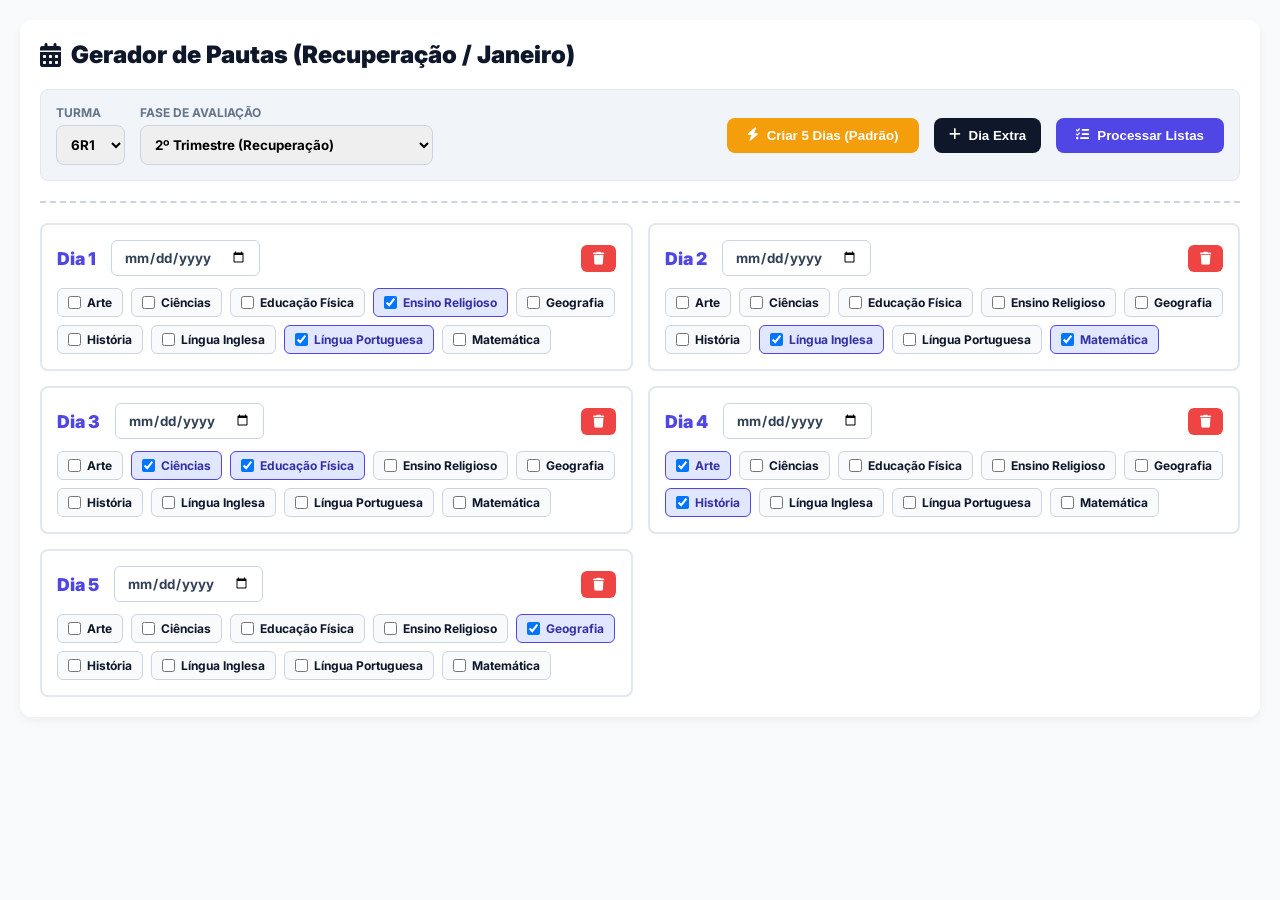
<file: listas_recuperacao.html>
<!DOCTYPE html>
<html lang="pt-BR">
<head>
  <meta charset="UTF-8">
  <title>Listas Diárias de Recuperação e Provas</title>
  <link href="https://fonts.googleapis.com/css2?family=Inter:wght@400;600;700;800;900&display=swap" rel="stylesheet">
  <link href="https://cdnjs.cloudflare.com/ajax/libs/font-awesome/6.4.0/css/all.min.css" rel="stylesheet">
  <style>
    * { box-sizing: border-box; }
    body { font-family: 'Inter', sans-serif; background: #f8fafc; margin: 0; padding: 20px; color: #0f172a; }
    
    .painel-controlo { background: white; padding: 20px; border-radius: 12px; box-shadow: 0 4px 10px rgba(0,0,0,0.05); margin-bottom: 20px; }
    .header-title h2 { margin: 0; font-weight: 900; display: flex; align-items: center; gap: 10px; }
    
    .filtros { display: flex; gap: 15px; margin-top: 20px; flex-wrap: wrap; align-items: center; background: #f1f5f9; padding: 15px; border-radius: 8px; border: 1px solid #e2e8f0; }
    select, input { padding: 10px; border-radius: 8px; border: 1px solid #cbd5e1; font-weight: bold; font-family: 'Inter'; outline: none; }
    
    .btn-acao { background: #4f46e5; color: white; border: none; padding: 10px 20px; font-weight: bold; border-radius: 8px; cursor: pointer; display: flex; align-items: center; gap: 8px; transition: 0.2s; }
    .btn-add { background: #0f172a; color: white; border: none; padding: 10px 15px; font-weight: bold; border-radius: 8px; cursor: pointer; display: flex; align-items: center; gap: 8px; }
    .btn-padrao { background: #f59e0b; color: white; border: none; padding: 10px 20px; font-weight: bold; border-radius: 8px; cursor: pointer; display: flex; align-items: center; gap: 8px; }
    
    .dias-container { display: grid; grid-template-columns: repeat(auto-fill, minmax(400px, 1fr)); gap: 15px; margin-top: 20px; border-top: 2px dashed #cbd5e1; padding-top: 20px; }
    .dia-box { background: #ffffff; border: 2px solid #e2e8f0; padding: 15px; border-radius: 8px; display: flex; flex-direction: column; gap: 12px; box-shadow: 0 2px 4px rgba(0,0,0,0.02); }
    .dia-header { display: flex; justify-content: space-between; align-items: center; font-weight: 900; }
    .btn-remover { background: #ef4444; color: white; border: none; padding: 6px 12px; border-radius: 6px; cursor: pointer; font-size: 0.8rem; font-weight: bold; }
    
    .input-data-dia { padding: 8px 12px; border-radius: 6px; border: 1px solid #cbd5e1; outline: none; font-family: 'Inter'; font-weight: 700; color: #334155; cursor: pointer; }
    
    .checkbox-grid { display: flex; flex-wrap: wrap; gap: 8px; }
    .check-item { background: #f8fafc; border: 1px solid #cbd5e1; padding: 6px 10px; border-radius: 6px; font-size: 0.75rem; font-weight: 700; cursor: pointer; display: flex; align-items: center; gap: 6px; transition: 0.2s; }
    .check-item:has(input:checked) { background: #e0e7ff; border-color: #4f46e5; color: #3730a3; }
    .check-item input { margin: 0; cursor: pointer; }

    #containerImpressao { display: none; padding: 20px 0; padding-bottom: 100px; }
    
    .folha-pauta { 
        width: 100%; max-width: 210mm; background: white; margin: 0 auto 30px auto; 
        page-break-after: always; min-height: 250mm; padding: 20px; 
        box-shadow: 0 10px 25px rgba(0,0,0,0.15); border: 1px solid #cbd5e1;
    }
    
    .header-oficial { display: flex; align-items: center; justify-content: center; gap: 15px; margin-bottom: 5px; }
    .header-oficial img { height: 45px; object-fit: contain; }
    .header-oficial h1 { font-size: 14pt; text-transform: uppercase; font-weight: 900; margin: 0; color: #0f172a; }
    .folha-pauta h2 { font-size: 11pt; text-align: center; color: #475569; margin-top: 5px; margin-bottom: 20px; }
    
    table.tabela-chamada { width: 100%; border-collapse: collapse; margin-top: 15px; font-size: 9.5pt; }
    table.tabela-chamada th { background: #e2e8f0; color: #0f172a; padding: 8px; border: 1px solid #0f172a; text-transform: uppercase; font-weight: 900; }
    table.tabela-chamada td { padding: 8px; border: 1px solid #0f172a; }
    
    @media print {
        @page { size: A4 portrait; margin: 15mm; }
        body { background: white; padding: 0; }
        .painel-controlo { display: none !important; }
        #containerImpressao { display: block !important; padding: 0; }
        .folha-pauta { box-shadow: none; margin: 0; border: none; padding: 0; max-width: none; }
        .botoes-flutuantes { display: none !important; }
    }
  </style>
</head>
<body>

  <div class="painel-controlo">
    <div class="header-title">
      <h2><i class="fa-solid fa-calendar-days text-primary"></i> Gerador de Pautas (Recuperação / Janeiro)</h2>
    </div>
    
    <div class="filtros">
      <div style="display:flex; flex-direction:column; gap:5px;">
          <label style="font-size:0.75rem; font-weight:bold; color:#64748b; text-transform:uppercase;">Turma</label>
          <select id="selTurma"></select>
      </div>
      <div style="display:flex; flex-direction:column; gap:5px;">
          <label style="font-size:0.75rem; font-weight:bold; color:#64748b; text-transform:uppercase;">Fase de Avaliação</label>
          <select id="selTrimestre">
            <option value="1º Trimestre">1º Trimestre (Recuperação)</option>
            <option value="2º Trimestre" selected>2º Trimestre (Recuperação)</option>
            <option value="3º Trimestre">3º Trimestre (Recuperação)</option>
            <option value="Estudos Independentes">★ Estudos Independentes (EI)</option>
            <option value="FINAL" style="background: #facc15; color: #0f172a;">★ SITUAÇÃO FINAL (PROVA JANEIRO)</option>
          </select>
      </div>
      
      <div style="flex-grow: 1;"></div>
      
      <button class="btn-padrao" onclick="gerarDiasPadrao()"><i class="fa-solid fa-bolt"></i> Criar 5 Dias (Padrão)</button>
      <button class="btn-add" onclick="adicionarDia()"><i class="fa-solid fa-plus"></i> Dia Extra</button>
      <button class="btn-acao" onclick="gerarListas()"><i class="fa-solid fa-list-check"></i> Processar Listas</button>
    </div>

    <div id="containerDias" class="dias-container"></div>
  </div>

  <div id="containerImpressao"></div>
  <div id="areaBotoesFlutuantes"></div>

  <script>
    var turmasGlobais = ["6R1", "6R2", "6R3", "6R4", "7R1", "7R2", "7R3", "7R4", "8R1", "8R2", "8R3", "8R4", "9R1", "9R2", "9R3", "9R4"];
    var selTurma = document.getElementById('selTurma');
    turmasGlobais.forEach(t => selTurma.innerHTML += `<option value="${t}">${t}</option>`);

    var componentes = ["Arte", "Ciências", "Educação Física", "Ensino Religioso", "Geografia", "História", "Língua Inglesa", "Língua Portuguesa", "Matemática"];
    var mapSiglas = { "ART":"Arte", "CIÊ":"Ciências", "EDF":"Educação Física", "ER":"Ensino Religioso", "GEO":"Geografia", "HIST":"História", "LI":"Língua Inglesa", "LP":"Língua Portuguesa", "MAT":"Matemática" };
    var contadorDias = 0;

    function gerarDiasPadrao() {
        document.getElementById('containerDias').innerHTML = ''; 
        contadorDias = 0;
        adicionarDia("Dia 1", ["Língua Portuguesa", "Ensino Religioso"]);
        adicionarDia("Dia 2", ["Matemática", "Língua Inglesa"]);
        adicionarDia("Dia 3", ["Ciências", "Educação Física"]);
        adicionarDia("Dia 4", ["História", "Arte"]);
        adicionarDia("Dia 5", ["Geografia"]);
    }

    function adicionarDia(nomePadrao, preMarcados) {
        contadorDias++;
        nomePadrao = nomePadrao || "Dia Extra";
        preMarcados = preMarcados || [];
        
        var checkboxes = componentes.map(c => {
            var checked = preMarcados.includes(c) ? 'checked' : '';
            return `<label class="check-item"><input type="checkbox" name="comp_${contadorDias}" value="${c}" ${checked}> ${c}</label>`;
        }).join('');
        
        var box = document.createElement('div');
        box.className = 'dia-box';
        
        box.innerHTML = `
            <div class="dia-header">
                <div style="display: flex; gap: 15px; align-items: center;">
                    <span style="font-weight: 900; color: #4f46e5; font-size: 1.1rem;" class="span-nome-dia">${nomePadrao}</span>
                    <input type="date" class="input-data-dia" title="Clique para escolher a data no calendário">
                </div>
                <button class="btn-remover" onclick="this.parentElement.parentElement.remove()" title="Remover este dia"><i class="fa-solid fa-trash"></i></button>
            </div>
            <div class="checkbox-grid">${checkboxes}</div>
        `;
        document.getElementById('containerDias').appendChild(box);
    }

    window.onload = function() { gerarDiasPadrao(); };

    function gerarListas() {
        var turma = selTurma.value; var trim = document.getElementById('selTrimestre').value;
        var alunosRaw = JSON.parse(localStorage.getItem('mestra_estudantes_' + turma) || '[]');
        var alunos = []; var vistos = new Set();
        alunosRaw.forEach(a => { if(!vistos.has(a.nome)){ vistos.add(a.nome); alunos.push(a); }});

        var notasSalvas = {};
        if (trim === 'FINAL') {
            notasSalvas = JSON.parse(localStorage.getItem('mestra_resultados_final_' + turma) || '{}');
        } else {
            var chaveBusca = trim === 'Estudos Independentes' ? '3º Trimestre' : trim;
            notasSalvas = JSON.parse(localStorage.getItem('mestra_resultados_' + turma + '_' + chaveBusca) || '{}');
        }

        var htmlFinal = '';
        var blocosDias = document.querySelectorAll('.dia-box');
        
        if(blocosDias.length === 0) { alert("Precisa de criar pelo menos um dia de prova!"); return; }

        blocosDias.forEach(bloco => {
            var spanNome = bloco.querySelector('.span-nome-dia').innerText; 
            var inputData = bloco.querySelector('.input-data-dia').value;
            var compsSelecionados = Array.from(bloco.querySelectorAll('input[type="checkbox"]:checked')).map(cb => cb.value);
            
            if (compsSelecionados.length === 0) return; 

            var dataFormatada = "";
            if (inputData) {
                var diasSemana = ["Domingo", "Segunda-feira", "Terça-feira", "Quarta-feira", "Quinta-feira", "Sexta-feira", "Sábado"];
                var d = new Date(inputData + 'T12:00:00');
                dataFormatada = diasSemana[d.getDay()] + ", " + d.toLocaleDateString('pt-BR');
            } else { dataFormatada = "Data a definir"; }
            var nomeDiaFinal = spanNome + " - " + dataFormatada;

            var linhasTabela = ''; var numero = 1;
            
            alunos.forEach(a => {
                var dadosAluno = notasSalvas[a.nome] || {};
                var disciplinasDesteDia = [];
                
                compsSelecionados.forEach(c => {
                    if (trim === 'FINAL') {
                        var sigla = Object.keys(mapSiglas).find(key => mapSiglas[key] === c);
                        if (dadosAluno.status && (dadosAluno.status.includes('JANEIRO') || dadosAluno.status.includes('PROGRESSÃO') || dadosAluno.status.includes('REPROVADO')) && dadosAluno.prog && dadosAluno.prog.includes(sigla)) {
                            disciplinasDesteDia.push(c);
                        }
                    } else if (trim === 'Estudos Independentes') {
                        // Se é EI, puxa os dados do 3º trimestre, mas SÓ lista quem tiver status 'EI' ou 'REP'
                        if (dadosAluno[c] === 'EI' || dadosAluno[c] === 'REP') {
                            disciplinasDesteDia.push(c);
                        }
                    } else {
                        // Recuperação Normal (1º, 2º ou 3º)
                        if (dadosAluno[c] === 'REC' || dadosAluno[c] === 'EI') {
                            disciplinasDesteDia.push(c);
                        }
                    }
                });
                
                if (disciplinasDesteDia.length > 0) {
                    linhasTabela += `<tr><td style="text-align:center;">${numero}</td><td style="font-weight:bold; font-size:8.5pt;">${a.nome}</td><td style="text-align:center; font-weight:bold; color:#ef4444; font-size: 8pt;">${disciplinasDesteDia.join('<br>')}</td><td style="width:35%;"></td></tr>`;
                    numero++;
                }
            });

            if (linhasTabela === '') linhasTabela = `<tr><td colspan="4" style="text-align:center; color:#64748b; padding:15px;">Nenhum estudante fará provas nestes componentes nesta data.</td></tr>`;

            var tipoAvaliacao = '';
            if (trim === 'FINAL') { tipoAvaliacao = 'Avaliação de Janeiro / Progressão'; } 
            else if (trim === 'Estudos Independentes') { tipoAvaliacao = 'Estudos Independentes (EI)'; } 
            else { tipoAvaliacao = 'Recuperação (' + trim + ')'; }

            htmlFinal += `
            <div class="folha-pauta">
                <div class="header-oficial">
                    <img src="https://i.ibb.co/Mk85hWrs/LOGO-MESTRA-AURORA-2.png" alt="Logo Escola">
                    <h1>ESCOLA ESTADUAL MESTRA AURORA</h1>
                </div>
                <h2>Pauta de Presença • ${tipoAvaliacao}</h2>
                
                <div style="display:flex; justify-content:space-between; border: 2px solid #0f172a; padding: 10px; font-weight:900; background:#f1f5f9;">
                    <span>TURMA: ${turma}</span>
                    <span>DATA: ${nomeDiaFinal}</span>
                </div>
                <p style="font-size:8.5pt; font-weight:bold; color:#475569; margin-top:5px; margin-bottom:5px;">Componentes: ${compsSelecionados.join(', ')}</p>
                
                <table class="tabela-chamada">
                    <thead>
                        <tr>
                            <th style="width: 5%;">Nº</th>
                            <th style="width: 40%; text-align:left;">NOME DO ESTUDANTE</th>
                            <th style="width: 25%;">PROVAS A FAZER</th>
                            <th style="width: 30%;">ASSINATURA DO ESTUDANTE</th>
                        </tr>
                    </thead>
                    <tbody>${linhasTabela}</tbody>
                </table>
            </div>`;
        });

        if(htmlFinal === '') {
            alert("Nenhum aluno da turma selecionada precisa fazer prova nos componentes escolhidos nesta fase.");
            return;
        }

        document.getElementById('containerImpressao').innerHTML = htmlFinal;
        document.getElementById('containerImpressao').style.display = 'block';
        document.querySelector('.painel-controlo').style.display = 'none'; 
        
        document.getElementById('areaBotoesFlutuantes').innerHTML = `
            <div class="botoes-flutuantes" style="position: fixed; bottom: 20px; right: 20px; display: flex; gap: 10px; z-index: 9999;">
                <button class="btn-add" onclick="voltarEdicao()"><i class="fa-solid fa-arrow-left"></i> Voltar à Edição</button>
                <button class="btn-acao" style="background:#10b981; font-size: 1.1rem; padding: 12px 25px;" onclick="window.print()"><i class="fa-solid fa-print"></i> IMPRIMIR PAUTAS</button>
            </div>
        `;
    }

    function voltarEdicao() {
        document.querySelector('.painel-controlo').style.display = 'block'; 
        document.getElementById('containerImpressao').style.display = 'none';
        document.getElementById('containerImpressao').innerHTML = ''; 
        document.getElementById('areaBotoesFlutuantes').innerHTML = '';
    }
  </script>
</body>
</html>
</file>
